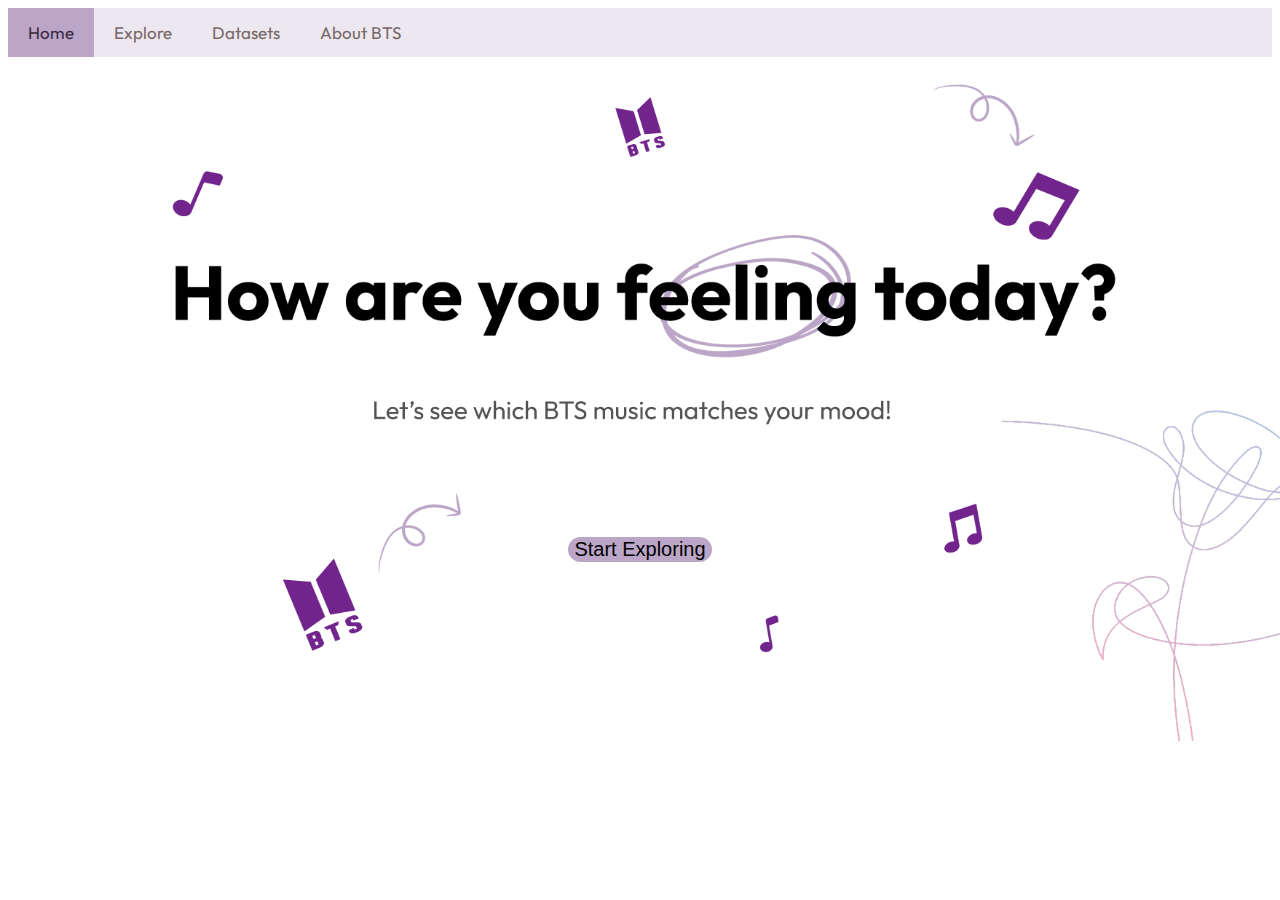
<file: index.html>
<!DOCTYPE html>
<html lang="en">
<head>
    <meta charset="UTF-8">
    <meta http-equiv="X-UA-Compatible" content="IE=edge">
    <meta name="viewport" content="width=device-width, initial-scale=1.0">
    <title>BTS Song Generator</title>
    <!-- CSS only -->
    <link rel="stylesheet" href="css/style.css">
    <link rel="stylesheet" href="css/home.css">
    <link href="https://cdn.jsdelivr.net/npm/bootstrap@5.2.0-beta1/dist/css/bootstrap.min.css" rel="stylesheet" integrity="sha384-0evHe/X+R7YkIZDRvuzKMRqM+OrBnVFBL6DOitfPri4tjfHxaWutUpFmBp4vmVor" crossorigin="anonymous">
</head>
<body>
    <div class="topnav">
        <a class="active" href="index.html">Home</a>
        <a href="explore.html">Explore</a>
        <a href="datasets.html">Datasets</a>
        <a href="about.html">About BTS</a>
      </div>
      <div class="btn_container" style="text-align:center;">
        <button type="button" class="btn btn-primary" id="explore" onclick="window.location.href='explore.html'">Start Exploring</button>
    </div>
      <!-- <h1>How are you feeling today?</h1> -->
    <!-- <div class="moodContainer">
    </div>
    <div class="songContainer">
    </div> -->
    <!-- JavaScript Bundle with Popper -->
<script src="https://cdn.jsdelivr.net/npm/bootstrap@5.2.0-beta1/dist/js/bootstrap.bundle.min.js" integrity="sha384-pprn3073KE6tl6bjs2QrFaJGz5/SUsLqktiwsUTF55Jfv3qYSDhgCecCxMW52nD2" crossorigin="anonymous"></script>
    <script src="js/index.js"></script>
</body>
</html>
</file>
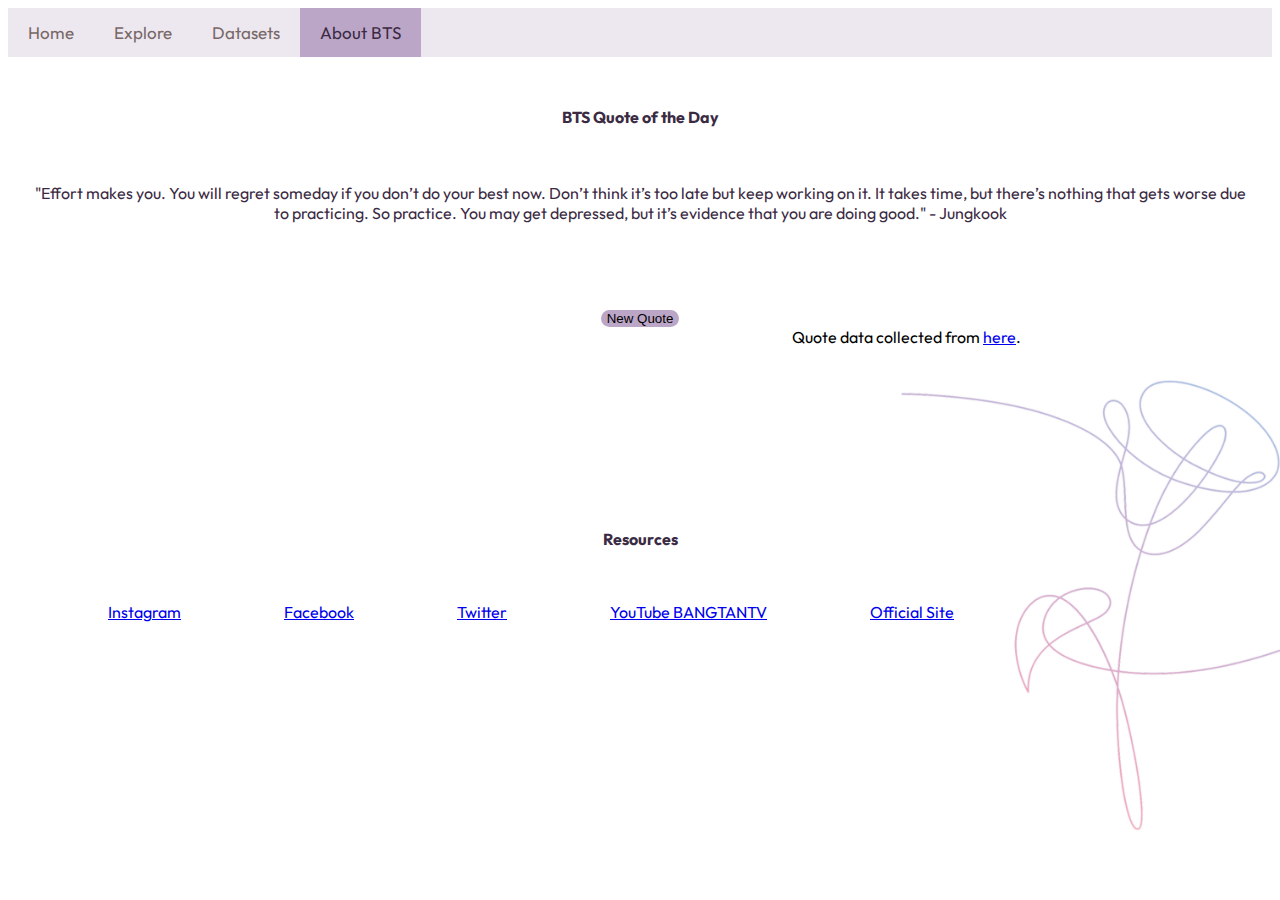
<file: about.html>
<!DOCTYPE html>
<html lang="en">

<head>
    <meta charset="UTF-8">
    <meta http-equiv="X-UA-Compatible" content="IE=edge">
    <meta name="viewport" content="width=device-width, initial-scale=1.0">
    <title>BTS Song Generator</title>
    <!-- CSS only -->
    <link rel="stylesheet" href="css/style.css">
    <!-- <link rel="stylesheet" href="css/home.css"> -->
    <link href="https://cdn.jsdelivr.net/npm/bootstrap@5.2.0-beta1/dist/css/bootstrap.min.css" rel="stylesheet"
        integrity="sha384-0evHe/X+R7YkIZDRvuzKMRqM+OrBnVFBL6DOitfPri4tjfHxaWutUpFmBp4vmVor" crossorigin="anonymous">

    <!--icons-->
    <link href="https://fonts.googleapis.com/icon?family=Material+Icons" rel="stylesheet">
</head>

<body class="about-body">

    <div class="topnav">
        <a href="index.html">Home</a>
        <a href="explore.html">Explore</a>
        <a href="datasets.html">Datasets</a>
        <a class="active" href="about.html">About BTS</a>
    </div>

    <main>

        <div class="parent">

            <div class="about-center">
                <h4 style="margin-top:50px">BTS Quote of the Day</h4>

                <div class="child" id="quote-text" style="padding:1em">
                    "Effort makes you. You will regret someday if you don’t do your best now. Don’t think it’s too late
                    but keep working on it. It takes time, but there’s nothing that gets worse due to practicing. So
                    practice. You may get depressed, but it’s evidence that you are doing good." - Jungkook
                </div>

                <button type="button" onClick="displayQuote()" class="mood_btn btn btn-secondary">New Quote</button>
            </div>

        </div>

        <h8 class="dataset-p about-footer">Quote data collected from <a href="https://www.seventeen.com/celebrity/music/a28928893/best-bts-quotes/">here</a>.</h8>
    </main>
    
    <footer>
        <h4 style="margin-top: 150px; padding-top: 2rem; padding-bottom: 2rem;">Resources</h4>
        <a target="_blank" href="https://www.instagram.com/bts.bighitofficial/">Instagram</a>
        <a target="_blank" href="https://www.facebook.com/bangtan.official">Facebook</a>
        <a target="_blank" href="https://twitter.com/BTS_twt/">Twitter</a>
        <a target="_blank" href="https://www.youtube.com/c/BANGTANTV">YouTube BANGTANTV</a>
        <a target="_blank" href="https://ibighit.com/bts/eng/">Official Site</a>
    </footer>

    <script src="https://cdn.jsdelivr.net/npm/bootstrap@5.2.0-beta1/dist/js/bootstrap.bundle.min.js"
        integrity="sha384-pprn3073KE6tl6bjs2QrFaJGz5/SUsLqktiwsUTF55Jfv3qYSDhgCecCxMW52nD2"
        crossorigin="anonymous"></script>
    <script src="js/about.js"></script>
</body>

</html>
</file>
<file: css/style.css>
@import url('https://fonts.googleapis.com/css2?family=Roboto:wght@100&display=swap');
@import url('https://fonts.googleapis.com/css2?family=Outfit&display=swap');

html {
  box-sizing: border-box;
}
*,
*:before,
*:after {
  box-sizing: inherit;
}

body {
  font-family: 'Outfit', sans-serif !important;
}


/* Add a black background color to the top navigation */
.topnav {
    background-color: #EDE7F0;
    overflow: hidden;
  }
  
  /* Style the links inside the navigation bar */
  .topnav a {
    float: left;
    color: #776766;
    text-align: center;
    padding: 14px 20px;
    text-decoration: none;
    font-size: 17px;
  }
  
  /* Change the color of links on hover */
  .topnav a:hover {
    background-color: #BCA6C7;
    color: #3B2A43;
  }
  
  /* Add a color to the active/current link */
  .topnav a.active {
    background-color: #BCA6C7;
    color: #3B2A43;
  }

  .btn_container {
    margin-top: 38%;
  }

  #explore {
    background: #BCA6C7;
    border-radius: 50px;
    margin: auto;
    border: none;
    font-size: 20px;
  }

  .mood_btn {
    background: #BCA6C7 !important;
    border: none !important;
    border-radius: 50px !important;
  }
  
  label, h4 {
    color: #3A2B43 !important;
  }

  .logo {
    width: 10%;
  }

  .song > span{
    background: #FDF9FF;
    padding: 5px 10px;
    font-size: 20px;
    color: #766766;
    border-radius: 5px;
    /* width: auto;
    margin-left: auto;
    margin-right: auto; */
  }

  .tip {
    margin-top: 20px;
  }
  
  header {
    text-align: center;
    padding: 40px;
  }

  .dataset-h1 {
    color: #3B2A43;
    margin-left: 4rem;
  }

  .dataset-p {
    margin-left: 4rem; 
    margin-right: 4em
  }

  .dataset-center {
    display: block;
    margin-left: auto;
    margin-right: auto;
    width: 30em;
  }

  .about-center {
    display: block;
    margin-left: auto;
    margin-right: auto;
    text-align: center;
    color: #3B2A43;
  }

  .parent {
    display: flex;
  flex-wrap: wrap;
  }

  .child {
    flex: 1 0 20%;
    margin: 5px;
    height: 100px;
    background-color: transparent;
    margin-bottom: 2.5em;
    margin-top: 2.5em;
  }

.about-body {
  background-image: url("../imgs/flower.png");
  background-repeat: no-repeat;
  display: block;
  background-size: cover;
}

h4 {
  text-align: center;
}

h8 {
  bottom: 0;
  width: 100%;
  /* Height of the footer*/ 
  height: 8em;
  text-align: right;
  padding-left: 45rem;
}

footer a {
  margin-left: 100px;
  padding-bottom: 3rem;
}
</file>
<file: css/home.css>
html {
    box-sizing: border-box;
}
*,
*:before,
*:after {
    box-sizing: inherit;
}

html {
    box-sizing: border-box;
  }
  *,
  *:before,
  *:after {
    box-sizing: inherit;
  }
  
  body {
    background-image: url("../imgs/background.png");
    background-size: 100%;
    background-repeat: no-repeat;
  }
</file>
